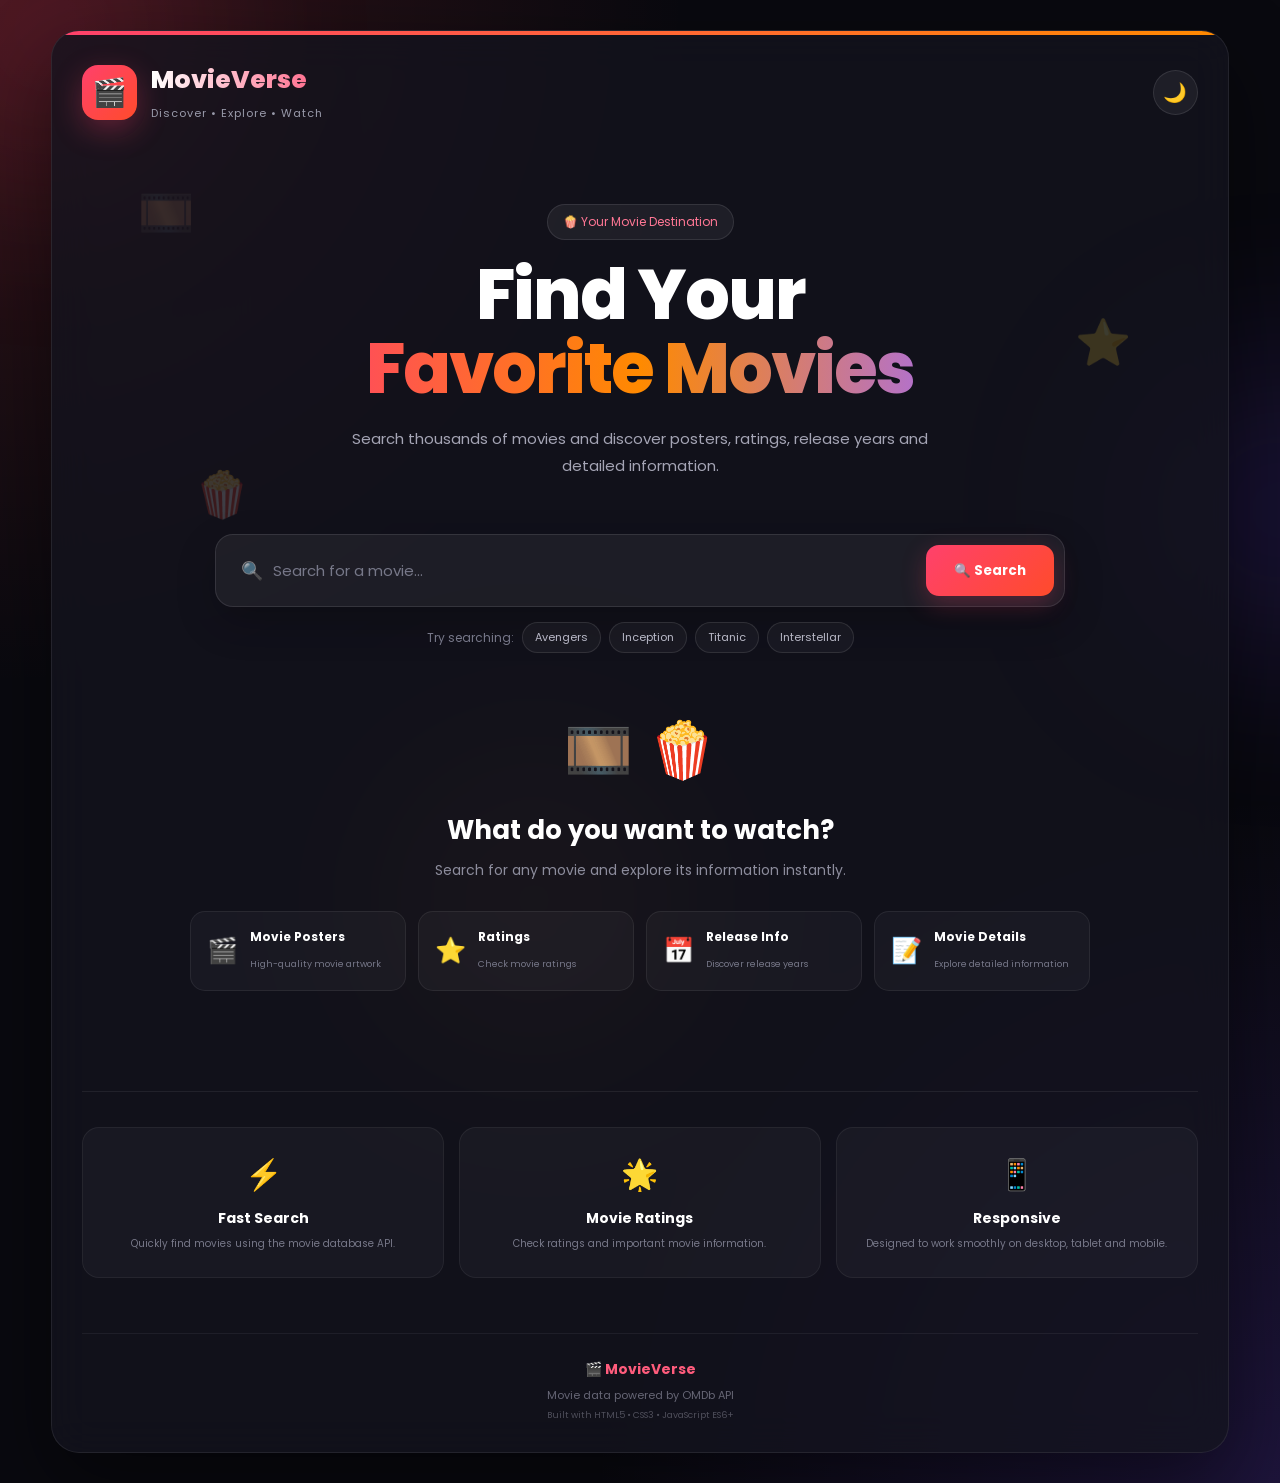
<file: movieapp/index.html>
<!DOCTYPE html>
<html lang="en">

<head>

    <!-- ==========================================
         BASIC HTML SETTINGS
    =========================================== -->

    <meta charset="UTF-8">

    <meta
        name="viewport"
        content="width=device-width, initial-scale=1.0"
    >

    <meta
        name="description"
        content="Search movies, ratings, posters and detailed movie information."
    >

    <title>MovieVerse - Movie Search App</title>


    <!-- ==========================================
         GOOGLE FONT
    =========================================== -->

    <link
        rel="preconnect"
        href="https://fonts.googleapis.com"
    >

    <link
        rel="preconnect"
        href="https://fonts.gstatic.com"
        crossorigin
    >

    <link
        href="https://fonts.googleapis.com/css2?family=Poppins:wght@400;500;600;700;800&display=swap"
        rel="stylesheet"
    >


    <!-- ==========================================
         CSS
    =========================================== -->

    <link
        rel="stylesheet"
        href="./style.css"
    >

</head>


<body>


    <!-- ==========================================
         DECORATIVE BACKGROUND
    =========================================== -->

    <div class="background-shape shape-one"></div>

    <div class="background-shape shape-two"></div>

    <div class="background-shape shape-three"></div>


    <!-- ==========================================
         MAIN CONTAINER
    =========================================== -->

    <main class="movie-container">


        <!-- ==========================================
             HEADER / NAVBAR
        =========================================== -->

        <header class="header">


            <!-- Logo -->

            <div class="brand">

                <div class="movie-logo">
                    🎬
                </div>

                <div class="brand-text">

                    <h1>
                        MovieVerse
                    </h1>

                    <span>
                        Discover • Explore • Watch
                    </span>

                </div>

            </div>


            <!-- Theme Button -->

            <button
                type="button"
                id="themeButton"
                class="theme-button"
                title="Change theme"
            >
                🌙
            </button>

        </header>


        <!-- ==========================================
             HERO SECTION
        =========================================== -->

        <section class="hero-section">


            <div class="hero-content">

                <span class="hero-badge">
                    🍿 Your Movie Destination
                </span>


                <h2>
                    Find Your
                    <span>Favorite Movies</span>
                </h2>


                <p>
                    Search thousands of movies and discover
                    posters, ratings, release years and
                    detailed information.
                </p>

            </div>


            <!-- Decorative movie emojis -->

            <div class="floating-movie movie-one">
                🎞️
            </div>

            <div class="floating-movie movie-two">
                ⭐
            </div>

            <div class="floating-movie movie-three">
                🍿
            </div>


        </section>


        <!-- ==========================================
             SEARCH SECTION
        =========================================== -->

        <section class="search-section">


            <form
                id="movieForm"
                class="search-form"
            >


                <!-- Search Input -->

                <div class="input-container">

                    <span class="search-icon">
                        🔍
                    </span>

                    <input
                        type="text"
                        id="movieInput"
                        placeholder="Search for a movie..."
                        autocomplete="off"
                        aria-label="Movie title"
                    >

                    <!-- Clear input button -->

                    <button
                        type="button"
                        id="clearButton"
                        class="clear-button hidden"
                        title="Clear search"
                    >
                        ✕
                    </button>

                </div>


                <!-- Search Button -->

                <button
                    type="submit"
                    id="searchButton"
                    class="search-button"
                >

                    <span>
                        🔍
                    </span>

                    Search

                </button>


            </form>


            <!-- ==========================================
                 SEARCH SUGGESTIONS
            =========================================== -->

            <div class="search-suggestions">

                <span>
                    Try searching:
                </span>

                <button
                    type="button"
                    class="suggestion-button"
                    data-movie="Avengers"
                >
                    Avengers
                </button>

                <button
                    type="button"
                    class="suggestion-button"
                    data-movie="Inception"
                >
                    Inception
                </button>

                <button
                    type="button"
                    class="suggestion-button"
                    data-movie="Titanic"
                >
                    Titanic
                </button>

                <button
                    type="button"
                    class="suggestion-button"
                    data-movie="Interstellar"
                >
                    Interstellar
                </button>

            </div>


        </section>


        <!-- ==========================================
             LOADING SECTION
        =========================================== -->

        <div
            id="loading"
            class="loading hidden"
        >

            <div class="loader"></div>

            <h3>
                Searching Movies...
            </h3>

            <p>
                Please wait while we find the best results.
            </p>

        </div>


        <!-- ==========================================
             ERROR SECTION
        =========================================== -->

        <div
            id="errorMessage"
            class="error-message hidden"
            role="alert"
        >

            <div class="error-icon">
                ⚠️
            </div>

            <div>

                <h3>
                    Oops!
                </h3>

                <p id="errorText">
                    Something went wrong.
                </p>

            </div>

        </div>


        <!-- ==========================================
             WELCOME SECTION
        =========================================== -->

        <section
            id="welcomeMessage"
            class="welcome-message"
        >

            <div class="welcome-animation">

                <div class="film-reel">
                    🎞️
                </div>

                <div class="popcorn">
                    🍿
                </div>

            </div>


            <h2>
                What do you want to watch?
            </h2>

            <p>
                Search for any movie and explore
                its information instantly.
            </p>


            <!-- Feature Highlights -->

            <div class="feature-list">


                <div class="feature-item">

                    <span>
                        🎬
                    </span>

                    <div>

                        <strong>
                            Movie Posters
                        </strong>

                        <small>
                            High-quality movie artwork
                        </small>

                    </div>

                </div>


                <div class="feature-item">

                    <span>
                        ⭐
                    </span>

                    <div>

                        <strong>
                            Ratings
                        </strong>

                        <small>
                            Check movie ratings
                        </small>

                    </div>

                </div>


                <div class="feature-item">

                    <span>
                        📅
                    </span>

                    <div>

                        <strong>
                            Release Info
                        </strong>

                        <small>
                            Discover release years
                        </small>

                    </div>

                </div>


                <div class="feature-item">

                    <span>
                        📝
                    </span>

                    <div>

                        <strong>
                            Movie Details
                        </strong>

                        <small>
                            Explore detailed information
                        </small>

                    </div>

                </div>


            </div>

        </section>


        <!-- ==========================================
             RESULTS SECTION
        =========================================== -->

        <section
            id="movieResults"
            class="movie-results hidden"
        >


            <!-- Results Header -->

            <div class="results-header">


                <div>

                    <span class="section-label">
                        🎥 DISCOVER
                    </span>

                    <h2>
                        Search Results
                    </h2>

                </div>


                <div class="result-info">

                    <span id="resultCount">
                        0 movies
                    </span>

                </div>


            </div>


            <!-- ==========================================
                 FILTER / SORT BAR
            =========================================== -->

            <div class="filter-bar">


                <div class="filter-title">
                    <span>
                        🎯
                    </span>

                    <span>
                        Refine Results
                    </span>
                </div>


                <select
                    id="sortSelect"
                    class="sort-select"
                >

                    <option value="default">
                        Sort by
                    </option>

                    <option value="year">
                        Release Year
                    </option>

                    <option value="title">
                        Movie Name
                    </option>

                </select>


            </div>


            <!-- ==========================================
                 MOVIE GRID
            =========================================== -->

            <div
                id="movieGrid"
                class="movie-grid"
            >

                <!--
                    Movie cards will be created
                    dynamically using JavaScript.
                -->

            </div>


            <!-- ==========================================
                 LOAD MORE
            =========================================== -->

            <button
                type="button"
                id="loadMoreButton"
                class="load-more-button hidden"
            >
                Load More Movies
            </button>


        </section>


        <!-- ==========================================
             MOVIE DETAILS MODAL
        =========================================== -->

        <div
            id="movieModal"
            class="movie-modal hidden"
        >


            <div class="modal-overlay"></div>


            <div class="modal-content">


                <!-- Close button -->

                <button
                    type="button"
                    id="closeModal"
                    class="close-modal"
                    title="Close"
                >
                    ✕
                </button>


                <!-- Movie details inserted here -->

                <div
                    id="movieDetails"
                    class="movie-details"
                >

                    <!-- JavaScript will generate details -->

                </div>


            </div>

        </div>


        <!-- ==========================================
             FAVORITES SECTION
        =========================================== -->

        <section
            id="favoritesSection"
            class="favorites-section hidden"
        >

            <div class="section-heading">

                <span>
                    ❤️
                </span>

                <div>

                    <h2>
                        My Favorites
                    </h2>

                    <p>
                        Your saved movies
                    </p>

                </div>

            </div>


            <div
                id="favoritesGrid"
                class="favorites-grid"
            >

                <!-- Favorite movies will appear here -->

            </div>

        </section>


        <!-- ==========================================
             PROJECT INFORMATION
        =========================================== -->

        <section class="info-section">


            <div class="info-card">

                <span class="info-icon">
                    ⚡
                </span>

                <h3>
                    Fast Search
                </h3>

                <p>
                    Quickly find movies using
                    the movie database API.
                </p>

            </div>


            <div class="info-card">

                <span class="info-icon">
                    🌟
                </span>

                <h3>
                    Movie Ratings
                </h3>

                <p>
                    Check ratings and important
                    movie information.
                </p>

            </div>


            <div class="info-card">

                <span class="info-icon">
                    📱
                </span>

                <h3>
                    Responsive
                </h3>

                <p>
                    Designed to work smoothly on
                    desktop, tablet and mobile.
                </p>

            </div>


        </section>


        <!-- ==========================================
             FOOTER
        =========================================== -->

        <footer class="footer">


            <div class="footer-logo">
                🎬 MovieVerse
            </div>


            <p>
                Movie data powered by OMDb API
            </p>


            <p class="footer-small">
                Built with HTML5 • CSS3 • JavaScript ES6+
            </p>


        </footer>


    </main>


    <!-- ==========================================
         JAVASCRIPT MODULE
    =========================================== -->

    <script
        type="module"
        src="./js/main.js"
    ></script>


</body>

</html>
</file>
<file: movieapp/style.css>
/* =========================================================
   MOVIEVERSE - MOVIE SEARCH APP
   MODERN CINEMATIC STYLE
========================================================= */


/* =========================================================
   GOOGLE FONT
========================================================= */

* {
    margin: 0;
    padding: 0;
    box-sizing: border-box;
}


html {
    scroll-behavior: smooth;
}


body {
    font-family: "Poppins", sans-serif;
    min-height: 100vh;

    background:
        radial-gradient(
            circle at top left,
            rgba(255, 70, 70, 0.18),
            transparent 35%
        ),
        radial-gradient(
            circle at bottom right,
            rgba(120, 70, 255, 0.18),
            transparent 35%
        ),
        #09090f;

    color: #ffffff;

    overflow-x: hidden;
}


/* =========================================================
   BACKGROUND SHAPES
========================================================= */

.background-shape {
    position: fixed;

    width: 300px;
    height: 300px;

    border-radius: 50%;

    filter: blur(100px);

    opacity: 0.18;

    pointer-events: none;

    z-index: -1;
}


.shape-one {
    top: -120px;
    left: -100px;

    background: #ff3d68;
}


.shape-two {
    top: 40%;
    right: -150px;

    background: #7448ff;
}


.shape-three {
    bottom: -150px;
    left: 30%;

    background: #ff9d3d;
}


/* =========================================================
   MAIN CONTAINER
========================================================= */

.movie-container {
    width: min(1200px, 92%);

    margin: 30px auto;

    padding: 30px;

    background: rgba(20, 20, 30, 0.78);

    border: 1px solid rgba(255, 255, 255, 0.08);

    border-radius: 28px;

    backdrop-filter: blur(20px);

    box-shadow:
        0 30px 80px rgba(0, 0, 0, 0.45);

    position: relative;

    overflow: hidden;
}


/* Top glowing line */

.movie-container::before {
    content: "";

    position: absolute;

    top: 0;
    left: 0;

    width: 100%;
    height: 4px;

    background:
        linear-gradient(
            90deg,
            #ff416c,
            #ff8a00,
            #8a5cff,
            #ff416c
        );

    background-size: 300% 100%;

    animation: gradientMove 6s linear infinite;
}


@keyframes gradientMove {

    0% {
        background-position: 0% 50%;
    }

    50% {
        background-position: 100% 50%;
    }

    100% {
        background-position: 0% 50%;
    }
}


/* =========================================================
   HEADER
========================================================= */

.header {
    display: flex;

    align-items: center;

    justify-content: space-between;

    margin-bottom: 35px;
}


.brand {
    display: flex;

    align-items: center;

    gap: 14px;
}


.movie-logo {
    width: 55px;
    height: 55px;

    display: flex;

    align-items: center;
    justify-content: center;

    border-radius: 16px;

    font-size: 28px;

    background:
        linear-gradient(
            135deg,
            #ff416c,
            #ff4b2b
        );

    box-shadow:
        0 10px 30px rgba(255, 65, 108, 0.3);

    animation: logoFloat 3s ease-in-out infinite;
}


@keyframes logoFloat {

    0%,
    100% {
        transform: translateY(0);
    }

    50% {
        transform: translateY(-6px);
    }
}


.brand-text h1 {
    font-size: 25px;

    font-weight: 800;

    background:
        linear-gradient(
            90deg,
            #ffffff,
            #ff6688
        );

    -webkit-background-clip: text;

    -webkit-text-fill-color: transparent;
}


.brand-text span {
    font-size: 11px;

    color: #999aaa;

    letter-spacing: 1px;
}


/* =========================================================
   THEME BUTTON
========================================================= */

.theme-button {
    width: 45px;
    height: 45px;

    border-radius: 50%;

    border: 1px solid rgba(255, 255, 255, 0.1);

    background: rgba(255, 255, 255, 0.06);

    color: white;

    cursor: pointer;

    font-size: 19px;

    transition: 0.3s;
}


.theme-button:hover {
    transform: rotate(20deg) scale(1.1);

    background: rgba(255, 255, 255, 0.12);
}


/* =========================================================
   HERO SECTION
========================================================= */

.hero-section {
    position: relative;

    padding: 45px 20px 55px;

    text-align: center;

    overflow: hidden;
}


.hero-content {
    max-width: 700px;

    margin: auto;

    position: relative;

    z-index: 2;
}


.hero-badge {
    display: inline-block;

    padding: 8px 15px;

    border-radius: 30px;

    background: rgba(255, 255, 255, 0.06);

    border: 1px solid rgba(255, 255, 255, 0.1);

    color: #ff7795;

    font-size: 12px;

    margin-bottom: 18px;
}


.hero-content h2 {
    font-size: clamp(38px, 6vw, 70px);

    line-height: 1.05;

    font-weight: 800;

    letter-spacing: -2px;

    margin-bottom: 20px;
}


.hero-content h2 span {
    display: block;

    background:
        linear-gradient(
            90deg,
            #ff416c,
            #ff8a00,
            #a06bff
        );

    -webkit-background-clip: text;

    -webkit-text-fill-color: transparent;
}


.hero-content p {
    max-width: 600px;

    margin: auto;

    color: #a5a5b5;

    font-size: 15px;

    line-height: 1.8;
}


/* =========================================================
   FLOATING HERO ELEMENTS
========================================================= */

.floating-movie {
    position: absolute;

    font-size: 45px;

    opacity: 0.18;

    animation: floatingMovie 4s ease-in-out infinite;
}


.movie-one {
    top: 20px;
    left: 5%;
}


.movie-two {
    top: 40%;
    right: 6%;

    animation-delay: 1s;
}


.movie-three {
    bottom: 5px;
    left: 10%;

    animation-delay: 2s;
}


@keyframes floatingMovie {

    0%,
    100% {
        transform: translateY(0) rotate(0deg);
    }

    50% {
        transform: translateY(-20px) rotate(8deg);
    }
}


/* =========================================================
   SEARCH SECTION
========================================================= */

.search-section {
    max-width: 850px;

    margin: auto;

    position: relative;

    z-index: 5;
}


.search-form {
    display: flex;

    gap: 12px;

    padding: 10px;

    background: rgba(255, 255, 255, 0.055);

    border: 1px solid rgba(255, 255, 255, 0.1);

    border-radius: 18px;

    box-shadow:
        0 15px 40px rgba(0, 0, 0, 0.2);
}


.input-container {
    flex: 1;

    display: flex;

    align-items: center;

    gap: 10px;

    padding: 0 15px;

    position: relative;
}


.search-icon {
    font-size: 18px;

    opacity: 0.7;
}


.input-container input {
    width: 100%;

    border: none;

    outline: none;

    background: transparent;

    color: white;

    font-family: inherit;

    font-size: 15px;

    padding: 14px 40px 14px 0;
}


.input-container input::placeholder {
    color: #777889;
}


.input-container:focus-within {
    color: #ff5b7d;
}


/* Clear Button */

.clear-button {
    position: absolute;

    right: 10px;

    width: 28px;
    height: 28px;

    border: none;

    border-radius: 50%;

    background: rgba(255, 255, 255, 0.1);

    color: white;

    cursor: pointer;
}


.clear-button:hover {
    background: rgba(255, 65, 108, 0.4);
}


/* Search Button */

.search-button {
    border: none;

    border-radius: 13px;

    padding: 0 28px;

    background:
        linear-gradient(
            135deg,
            #ff416c,
            #ff4b2b
        );

    color: white;

    font-family: inherit;

    font-weight: 700;

    cursor: pointer;

    transition: 0.3s;

    box-shadow:
        0 8px 25px rgba(255, 65, 108, 0.25);
}


.search-button:hover {
    transform: translateY(-2px);

    box-shadow:
        0 12px 30px rgba(255, 65, 108, 0.4);
}


.search-button:active {
    transform: scale(0.97);
}


/* =========================================================
   SEARCH SUGGESTIONS
========================================================= */

.search-suggestions {
    display: flex;

    flex-wrap: wrap;

    justify-content: center;

    align-items: center;

    gap: 8px;

    margin-top: 15px;

    font-size: 12px;

    color: #777889;
}


.suggestion-button {
    border: 1px solid rgba(255, 255, 255, 0.1);

    background: rgba(255, 255, 255, 0.04);

    color: #b9b9c7;

    border-radius: 20px;

    padding: 6px 12px;

    font-family: inherit;

    font-size: 11px;

    cursor: pointer;

    transition: 0.25s;
}


.suggestion-button:hover {
    background: rgba(255, 65, 108, 0.15);

    border-color: rgba(255, 65, 108, 0.4);

    color: #ff7895;

    transform: translateY(-2px);
}


/* =========================================================
   LOADING
========================================================= */

.loading {
    text-align: center;

    padding: 70px 20px;
}


.loader {
    width: 55px;
    height: 55px;

    margin: 0 auto 20px;

    border-radius: 50%;

    border: 4px solid rgba(255, 255, 255, 0.1);

    border-top-color: #ff416c;

    animation: spin 0.9s linear infinite;
}


@keyframes spin {

    to {
        transform: rotate(360deg);
    }
}


.loading h3 {
    margin-bottom: 5px;
}


.loading p {
    color: #858594;

    font-size: 13px;
}


/* =========================================================
   ERROR MESSAGE
========================================================= */

.error-message {
    display: flex;

    align-items: center;

    gap: 15px;

    margin: 30px auto;

    max-width: 700px;

    padding: 18px 20px;

    border-radius: 15px;

    background: rgba(255, 70, 70, 0.08);

    border: 1px solid rgba(255, 70, 70, 0.25);

    animation: errorShake 0.4s ease;
}


@keyframes errorShake {

    0%,
    100% {
        transform: translateX(0);
    }

    25% {
        transform: translateX(-7px);
    }

    75% {
        transform: translateX(7px);
    }
}


.error-icon {
    font-size: 30px;
}


.error-message h3 {
    color: #ff7188;

    margin-bottom: 3px;
}


.error-message p {
    color: #aaaab7;

    font-size: 13px;
}


/* =========================================================
   WELCOME SECTION
========================================================= */

.welcome-message {
    text-align: center;

    padding: 55px 20px 40px;
}


.welcome-animation {
    display: flex;

    justify-content: center;

    align-items: center;

    gap: 15px;

    margin-bottom: 20px;
}


.film-reel,
.popcorn {
    font-size: 55px;

    animation: welcomeFloat 3s ease-in-out infinite;
}


.popcorn {
    animation-delay: 0.5s;
}


@keyframes welcomeFloat {

    0%,
    100% {
        transform: translateY(0);
    }

    50% {
        transform: translateY(-10px);
    }
}


.welcome-message h2 {
    font-size: 26px;

    margin-bottom: 10px;
}


.welcome-message > p {
    color: #8d8d9d;

    font-size: 14px;

    margin-bottom: 30px;
}


/* =========================================================
   FEATURE LIST
========================================================= */

.feature-list {
    display: grid;

    grid-template-columns:
        repeat(4, 1fr);

    gap: 12px;

    max-width: 900px;

    margin: auto;
}


.feature-item {
    display: flex;

    align-items: center;

    gap: 12px;

    text-align: left;

    padding: 16px;

    border-radius: 15px;

    background: rgba(255, 255, 255, 0.035);

    border: 1px solid rgba(255, 255, 255, 0.07);

    transition: 0.3s;
}


.feature-item:hover {
    transform: translateY(-5px);

    background: rgba(255, 255, 255, 0.06);

    border-color: rgba(255, 65, 108, 0.25);
}


.feature-item > span {
    font-size: 25px;
}


.feature-item strong {
    display: block;

    font-size: 12px;

    margin-bottom: 3px;
}


.feature-item small {
    color: #777889;

    font-size: 9px;
}


/* =========================================================
   RESULTS SECTION
========================================================= */

.movie-results {
    margin-top: 60px;
}


.results-header {
    display: flex;

    align-items: end;

    justify-content: space-between;

    margin-bottom: 25px;
}


.section-label {
    font-size: 10px;

    letter-spacing: 2px;

    color: #ff5e7d;

    font-weight: 700;
}


.results-header h2 {
    font-size: 28px;

    margin-top: 5px;
}


.result-info {
    color: #858594;

    font-size: 13px;
}


/* =========================================================
   FILTER BAR
========================================================= */

.filter-bar {
    display: flex;

    align-items: center;

    justify-content: space-between;

    padding: 13px 15px;

    margin-bottom: 20px;

    border-radius: 12px;

    background: rgba(255, 255, 255, 0.035);

    border: 1px solid rgba(255, 255, 255, 0.06);
}


.filter-title {
    display: flex;

    align-items: center;

    gap: 8px;

    color: #aaaaba;

    font-size: 12px;
}


.sort-select {
    padding: 8px 12px;

    border-radius: 8px;

    border: 1px solid rgba(255, 255, 255, 0.1);

    background: #181820;

    color: white;

    font-family: inherit;

    font-size: 11px;

    outline: none;

    cursor: pointer;
}


/* =========================================================
   MOVIE GRID
========================================================= */

.movie-grid {
    display: grid;

    grid-template-columns:
        repeat(4, 1fr);

    gap: 22px;
}


/* =========================================================
   MOVIE CARD
========================================================= */

.movie-card {
    position: relative;

    overflow: hidden;

    border-radius: 17px;

    background: #15151e;

    border: 1px solid rgba(255, 255, 255, 0.07);

    transition:
        transform 0.35s ease,
        box-shadow 0.35s ease;

    animation: cardAppear 0.5s ease both;
}


@keyframes cardAppear {

    from {
        opacity: 0;

        transform:
            translateY(20px)
            scale(0.96);
    }

    to {
        opacity: 1;

        transform:
            translateY(0)
            scale(1);
    }
}


.movie-card:hover {
    transform: translateY(-9px);

    box-shadow:
        0 20px 45px rgba(0, 0, 0, 0.45);

    border-color:
        rgba(255, 65, 108, 0.3);
}


/* Movie Poster */

.movie-poster {
    width: 100%;

    aspect-ratio: 2 / 3;

    object-fit: cover;

    display: block;

    transition: 0.5s;
}


.movie-card:hover .movie-poster {
    transform: scale(1.05);
}


/* Poster overlay */

.poster-overlay {
    position: absolute;

    inset: 0;

    background:
        linear-gradient(
            transparent 40%,
            rgba(0, 0, 0, 0.85)
        );

    opacity: 0;

    transition: 0.3s;

    display: flex;

    align-items: flex-end;

    justify-content: center;

    padding-bottom: 18px;
}


.movie-card:hover .poster-overlay {
    opacity: 1;
}


.details-button {
    border: none;

    border-radius: 25px;

    padding: 9px 17px;

    background: white;

    color: #111;

    font-family: inherit;

    font-size: 11px;

    font-weight: 700;

    cursor: pointer;

    transition: 0.2s;
}


.details-button:hover {
    background: #ff416c;

    color: white;

    transform: scale(1.05);
}


/* Movie information */

.movie-info {
    padding: 15px;
}


.movie-title {
    font-size: 14px;

    font-weight: 700;

    white-space: nowrap;

    overflow: hidden;

    text-overflow: ellipsis;

    margin-bottom: 8px;
}


.movie-meta {
    display: flex;

    align-items: center;

    justify-content: space-between;

    color: #858594;

    font-size: 10px;
}


.movie-rating {
    color: #ffc857;

    font-weight: 700;
}


.favorite-button {
    position: absolute;

    top: 10px;
    right: 10px;

    width: 34px;
    height: 34px;

    border: none;

    border-radius: 50%;

    background: rgba(0, 0, 0, 0.55);

    backdrop-filter: blur(5px);

    color: white;

    cursor: pointer;

    font-size: 15px;

    transition: 0.25s;

    z-index: 5;
}


.favorite-button:hover {
    background: rgba(255, 65, 108, 0.8);

    transform: scale(1.1);
}


/* =========================================================
   LOAD MORE BUTTON
========================================================= */

.load-more-button {
    display: block;

    margin: 30px auto 0;

    padding: 12px 25px;

    border-radius: 25px;

    border: 1px solid rgba(255, 255, 255, 0.1);

    background: rgba(255, 255, 255, 0.05);

    color: white;

    font-family: inherit;

    cursor: pointer;

    transition: 0.3s;
}


.load-more-button:hover {
    background: #ff416c;

    border-color: #ff416c;

    transform: translateY(-2px);
}


/* =========================================================
   MOVIE MODAL
========================================================= */

.movie-modal {
    position: fixed;

    inset: 0;

    display: flex;

    align-items: center;

    justify-content: center;

    padding: 20px;

    z-index: 1000;
}


.modal-overlay {
    position: absolute;

    inset: 0;

    background: rgba(0, 0, 0, 0.78);

    backdrop-filter: blur(8px);
}


.modal-content {
    position: relative;

    z-index: 2;

    width: min(850px, 100%);

    max-height: 90vh;

    overflow-y: auto;

    border-radius: 22px;

    background: #171720;

    border: 1px solid rgba(255, 255, 255, 0.1);

    box-shadow:
        0 30px 80px rgba(0, 0, 0, 0.7);

    animation: modalOpen 0.3s ease;
}


@keyframes modalOpen {

    from {
        opacity: 0;

        transform: scale(0.9);
    }

    to {
        opacity: 1;

        transform: scale(1);
    }
}


.close-modal {
    position: absolute;

    top: 15px;
    right: 15px;

    width: 38px;
    height: 38px;

    border: none;

    border-radius: 50%;

    background: rgba(0, 0, 0, 0.6);

    color: white;

    font-size: 17px;

    cursor: pointer;

    z-index: 10;

    transition: 0.25s;
}


.close-modal:hover {
    background: #ff416c;

    transform: rotate(90deg);
}


/* =========================================================
   MOVIE DETAILS
========================================================= */

.movie-details {
    padding: 35px;
}


.movie-details-content {
    display: grid;

    grid-template-columns: 260px 1fr;

    gap: 30px;
}


.movie-details-poster {
    width: 100%;

    border-radius: 15px;

    box-shadow:
        0 15px 40px rgba(0, 0, 0, 0.4);
}


.movie-details h2 {
    font-size: 28px;

    margin-bottom: 12px;
}


.movie-details-info {
    display: flex;

    flex-wrap: wrap;

    gap: 8px;

    margin-bottom: 18px;
}


.detail-tag {
    padding: 6px 10px;

    border-radius: 7px;

    background: rgba(255, 255, 255, 0.06);

    color: #bcbcca;

    font-size: 10px;
}


.movie-plot {
    color: #a3a3b1;

    font-size: 13px;

    line-height: 1.8;

    margin-bottom: 20px;
}


.movie-extra-info {
    display: grid;

    grid-template-columns:
        repeat(2, 1fr);

    gap: 12px;
}


.extra-item {
    padding: 12px;

    border-radius: 10px;

    background: rgba(255, 255, 255, 0.04);
}


.extra-item span {
    display: block;

    color: #777889;

    font-size: 10px;

    margin-bottom: 4px;
}


.extra-item strong {
    font-size: 11px;
}


/* =========================================================
   FAVORITES
========================================================= */

.favorites-section {
    margin-top: 55px;

    padding-top: 35px;

    border-top:
        1px solid rgba(255, 255, 255, 0.07);
}


.section-heading {
    display: flex;

    align-items: center;

    gap: 12px;

    margin-bottom: 20px;
}


.section-heading > span {
    font-size: 28px;
}


.section-heading h2 {
    font-size: 22px;
}


.section-heading p {
    color: #777889;

    font-size: 11px;
}


.favorites-grid {
    display: grid;

    grid-template-columns:
        repeat(5, 1fr);

    gap: 15px;
}


/* =========================================================
   INFORMATION CARDS
========================================================= */

.info-section {
    display: grid;

    grid-template-columns:
        repeat(3, 1fr);

    gap: 15px;

    margin-top: 60px;

    padding-top: 35px;

    border-top:
        1px solid rgba(255, 255, 255, 0.07);
}


.info-card {
    text-align: center;

    padding: 25px 18px;

    border-radius: 17px;

    background: rgba(255, 255, 255, 0.035);

    border: 1px solid rgba(255, 255, 255, 0.06);

    transition: 0.3s;
}


.info-card:hover {
    transform: translateY(-6px);

    background: rgba(255, 255, 255, 0.055);

    border-color:
        rgba(255, 65, 108, 0.25);
}


.info-icon {
    display: block;

    font-size: 30px;

    margin-bottom: 10px;
}


.info-card h3 {
    font-size: 14px;

    margin-bottom: 7px;
}


.info-card p {
    color: #777889;

    font-size: 10px;

    line-height: 1.6;
}


/* =========================================================
   FOOTER
========================================================= */

.footer {
    text-align: center;

    margin-top: 55px;

    padding-top: 25px;

    border-top:
        1px solid rgba(255, 255, 255, 0.06);

    color: #666675;

    font-size: 11px;
}


.footer-logo {
    color: #ff5c7c;

    font-weight: 700;

    font-size: 14px;

    margin-bottom: 7px;
}


.footer-small {
    margin-top: 5px;

    font-size: 9px;

    color: #4f4f5b;
}


/* =========================================================
   HIDDEN CLASS
========================================================= */

.hidden {
    display: none !important;
}


/* =========================================================
   SCROLLBAR
========================================================= */

::-webkit-scrollbar {
    width: 8px;
}


::-webkit-scrollbar-track {
    background: #09090f;
}


::-webkit-scrollbar-thumb {
    background:
        linear-gradient(
            #ff416c,
            #8a5cff
        );

    border-radius: 20px;
}


/* =========================================================
   SELECTION
========================================================= */

::selection {
    background: #ff416c;

    color: white;
}


/* =========================================================
   RESPONSIVE - TABLET
========================================================= */

@media (max-width: 900px) {

    .movie-grid {
        grid-template-columns:
            repeat(3, 1fr);
    }


    .feature-list {
        grid-template-columns:
            repeat(2, 1fr);
    }


    .favorites-grid {
        grid-template-columns:
            repeat(4, 1fr);
    }


    .movie-details-content {
        grid-template-columns:
            200px 1fr;
    }

}


/* =========================================================
   RESPONSIVE - MOBILE
========================================================= */

@media (max-width: 650px) {

    .movie-container {
        width: 94%;

        padding: 18px;

        margin: 15px auto;

        border-radius: 20px;
    }


    .header {
        margin-bottom: 20px;
    }


    .movie-logo {
        width: 45px;
        height: 45px;

        font-size: 22px;
    }


    .brand-text h1 {
        font-size: 20px;
    }


    .brand-text span {
        display: none;
    }


    .hero-section {
        padding: 30px 10px 35px;
    }


    .hero-content h2 {
        font-size: 40px;

        letter-spacing: -1px;
    }


    .hero-content p {
        font-size: 12px;
    }


    .floating-movie {
        font-size: 30px;
    }


    .search-form {
        flex-direction: column;

        padding: 8px;
    }


    .input-container {
        min-height: 50px;
    }


    .search-button {
        min-height: 48px;
    }


    .search-suggestions {
        gap: 5px;
    }


    .movie-grid {
        grid-template-columns:
            repeat(2, 1fr);

        gap: 12px;
    }


    .movie-info {
        padding: 10px;
    }


    .movie-title {
        font-size: 11px;
    }


    .movie-meta {
        font-size: 8px;
    }


    .results-header h2 {
        font-size: 22px;
    }


    .feature-list {
        grid-template-columns:
            1fr;
    }


    .info-section {
        grid-template-columns:
            1fr;
    }


    .favorites-grid {
        grid-template-columns:
            repeat(2, 1fr);
    }


    .filter-bar {
        flex-direction: column;

        align-items: stretch;

        gap: 10px;
    }


    .sort-select {
        width: 100%;
    }


    .movie-details {
        padding: 20px;
    }


    .movie-details-content {
        grid-template-columns:
            1fr;
    }


    .movie-details-poster {
        width: 180px;

        margin: auto;
    }


    .movie-details h2 {
        font-size: 22px;
    }


    .movie-extra-info {
        grid-template-columns:
            1fr;
    }

}


/* =========================================================
   VERY SMALL DEVICES
========================================================= */

@media (max-width: 400px) {

    .movie-grid {
        grid-template-columns:
            1fr;
    }


    .hero-content h2 {
        font-size: 34px;
    }


    .theme-button {
        width: 40px;
        height: 40px;
    }

}
</file>
